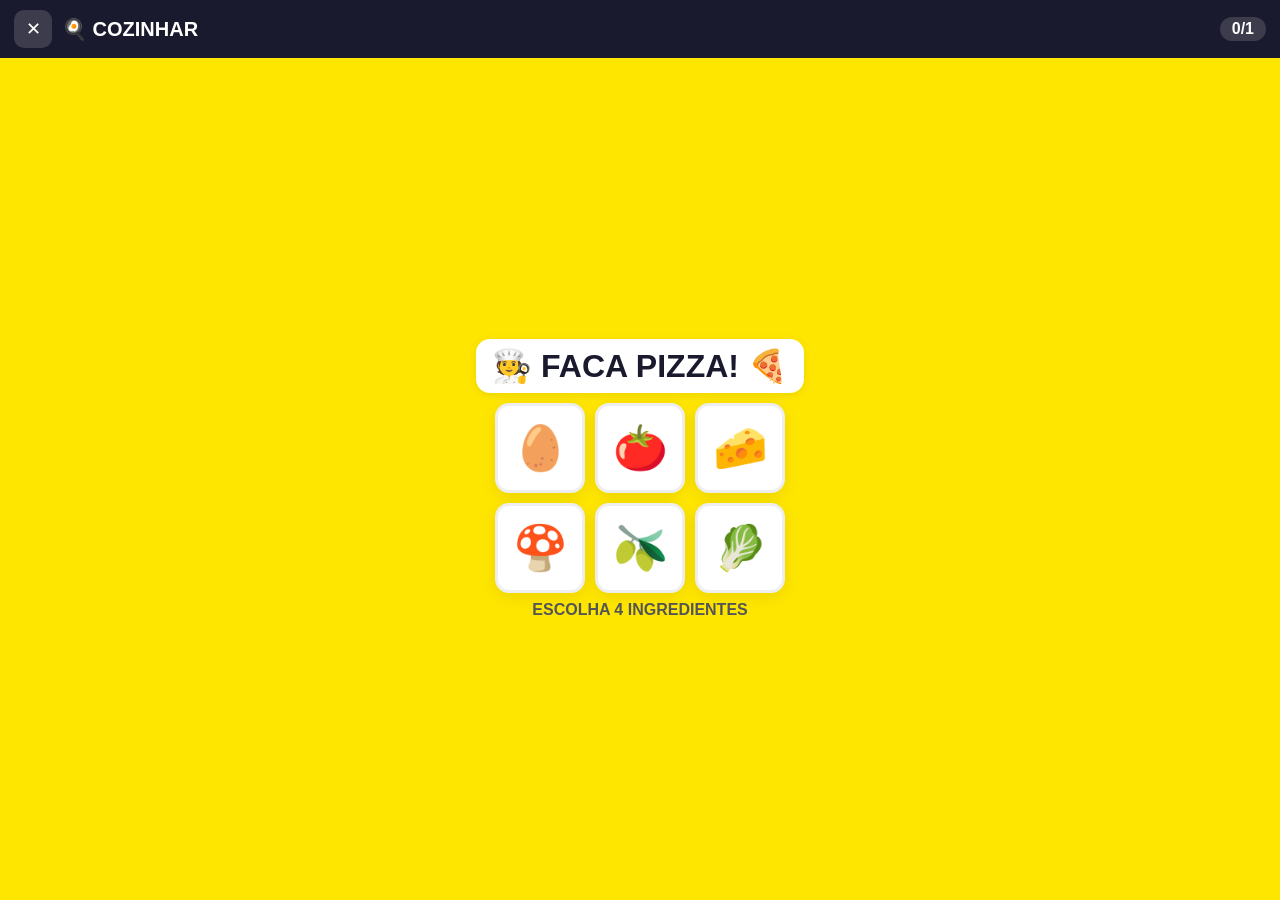
<file: cook.html>
<!DOCTYPE html>
<html lang="pt-BR">
<head>
<meta charset="UTF-8">
<meta name="viewport" content="width=device-width, initial-scale=1.0, user-scalable=no">
<title>🍳 Cozinhar - Jogo da Sara</title>
<link rel="stylesheet" href="css/style.css">
</head>
<body>
<div class="game-page" style="display:flex">
  <div class="game-top">
    <a class="back-btn" href="index.html">✕</a>
    <span class="gt-title">🍳 COZINHAR</span>
    <span class="gt-score" id="cookScore">0</span>
  </div>
  <div class="game-area">
    <div class="cook-recipe" id="cookRecipe">🧑‍🍳 FACA UM BOLO!</div>
    <div class="cook-ingredients" id="cookIngredients"></div>
    <div class="cook-progress" id="cookProgress">ESCOLHA OS INGREDIENTES</div>
  </div>
</div>
<div class="celebration" id="celebration"></div>
<script src="js/shared.js"></script>
<script src="js/cook.js"></script>
</body>
</html>
</file>
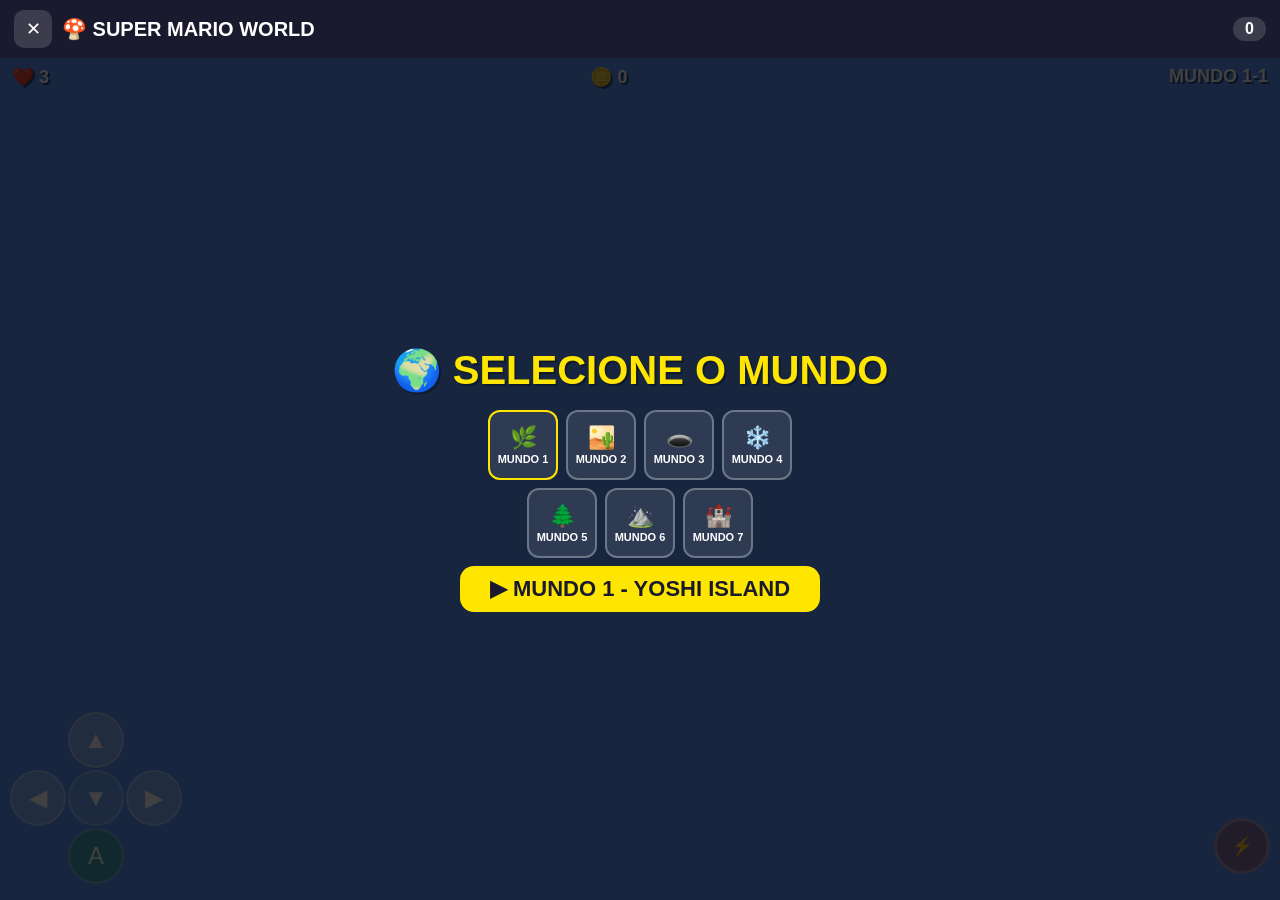
<file: mario.html>
<!DOCTYPE html>
<html lang="pt-BR">
<head>
<meta charset="UTF-8">
<meta name="viewport" content="width=device-width, initial-scale=1.0, maximum-scale=1.0, user-scalable=no">
<title>🍄 Super Mario World - Jogo da Sara</title>
<link rel="stylesheet" href="css/style.css">
<style>
html,body{overflow:hidden;background:#000;width:100%;height:100%}
#marioCanvas{display:block;width:100%;height:100%;touch-action:none}
.game-page{background:#5c94fc}
.mario-hud{position:absolute;top:0;left:0;right:0;padding:8px 12px;display:flex;justify-content:space-between;z-index:5;pointer-events:none;font-family:Arial,sans-serif}
.mario-hud span{color:#fff;font-weight:900;font-size:clamp(12px,2.5vw,18px);text-shadow:2px 2px 0 rgba(0,0,0,.5)}
/* D-Pad + Buttons */
.controls{position:absolute;bottom:0;left:0;right:0;height:180px;z-index:10;pointer-events:none;display:flex;justify-content:space-between;padding:0 10px 16px;align-items:flex-end}
.dpad{display:grid;grid-template-columns:56px 56px 56px;grid-template-rows:56px 56px 56px;gap:2px;pointer-events:auto}
.dpad-btn{width:56px;height:56px;border-radius:50%;background:rgba(255,255,255,.25);border:2px solid rgba(255,255,255,.3);color:#fff;font-size:24px;display:flex;align-items:center;justify-content:center;cursor:pointer;-webkit-tap-highlight-color:transparent;user-select:none}
.dpad-btn:active{background:rgba(255,255,255,.4);transform:scale(.92)}
.dpad-blank{visibility:hidden}
.action-btns{display:flex;gap:10px;pointer-events:auto;align-items:flex-end}
.abtn,.bbtn{width:64px;height:64px;border-radius:50%;color:#fff;font-weight:900;font-size:14px;display:flex;align-items:center;justify-content:center;cursor:pointer;border:3px solid rgba(255,255,255,.3);-webkit-tap-highlight-color:transparent;user-select:none}
.abtn{background:rgba(0,200,0,.35);margin-bottom:10px}
.bbtn{background:rgba(200,0,0,.35)}
.abtn:active,.bbtn:active{transform:scale(.9)}
.down-btn{width:56px;height:30px;border-radius:8px;background:rgba(255,255,255,.25);border:2px solid rgba(255,255,255,.3);color:#fff;font-size:16px;display:flex;align-items:center;justify-content:center;cursor:pointer;pointer-events:auto}
.down-btn:active{background:rgba(255,255,255,.4)}
/* Overlay */
.mario-overlay{position:absolute;top:0;left:0;width:100%;height:100%;display:flex;flex-direction:column;align-items:center;justify-content:center;background:rgba(0,0,0,.75);z-index:20;gap:8px}
.mario-overlay.hidden{display:none}
.mario-overlay .mo-title{font-size:clamp(24px,5vw,40px);font-weight:900;color:#FFE600;text-shadow:2px 2px 0 rgba(0,0,0,.3);text-align:center}
.mario-overlay .mo-sub{font-size:clamp(14px,2.5vw,20px);color:#fff;text-align:center}
.mario-overlay .mo-btn{padding:10px 30px;border-radius:14px;border:none;background:#FFE600;color:#1a1a2e;font-size:clamp(16px,3vw,22px);font-weight:900;cursor:pointer;pointer-events:auto}
.mario-overlay .mo-btn:active{transform:scale(.9)}
.world-select{display:flex;flex-wrap:wrap;gap:8px;justify-content:center;max-width:380px;pointer-events:auto}
.world-btn{width:70px;height:70px;border-radius:12px;border:2px solid rgba(255,255,255,.3);background:rgba(255,255,255,.1);color:#fff;font-size:11px;font-weight:700;cursor:pointer;display:flex;flex-direction:column;align-items:center;justify-content:center;gap:2px}
.world-btn:active{transform:scale(.9)}
.world-btn.locked{opacity:.4;cursor:default}
.world-btn .wb-icon{font-size:22px}
</style>
</head>
<body>
<div class="game-page" style="display:flex;position:relative">
  <div class="game-top" style="z-index:30">
    <a class="back-btn" href="index.html">✕</a>
    <span class="gt-title">🍄 SUPER MARIO WORLD</span>
    <span class="gt-score" id="marioScore">0</span>
  </div>
  <div style="flex:1;position:relative;overflow:hidden;background:#5c94fc">
    <canvas id="marioCanvas"></canvas>
    <div class="mario-hud">
      <span id="marioLives">❤️ 3</span>
      <span id="marioCoins">🪙 0</span>
      <span id="marioWorld">MUNDO 1-1</span>
    </div>
    
    <!-- Touch Controls -->
    <div class="controls" id="touchControls">
      <div class="dpad">
        <div class="dpad-blank"></div>
        <div class="dpad-btn" id="btnUp">▲</div>
        <div class="dpad-blank"></div>
        <div class="dpad-btn" id="btnLeft">◀</div>
        <div class="dpad-btn" id="btnDown" style="background:rgba(255,255,255,.15)">▼</div>
        <div class="dpad-btn" id="btnRight">▶</div>
        <div class="dpad-blank"></div>
        <div class="dpad-btn" id="btnJump" style="background:rgba(0,200,0,.25)">A</div>
        <div class="dpad-blank"></div>
      </div>
      <div class="action-btns">
        <div class="abtn" id="btnAttack" style="background:rgba(200,50,0,.35);width:56px;height:56px;font-size:18px">⚡</div>
      </div>
    </div>
    
    <!-- Overlay -->
    <div class="mario-overlay" id="marioOverlay">
      <div class="mo-title" id="marioTitle">🍄 SUPER MARIO</div>
      <div class="mo-sub" id="marioSub">WORLD</div>
      <div class="world-select" id="worldSelect"></div>
      <button class="mo-btn" id="marioStartBtn">▶ INICIAR</button>
    </div>
  </div>
</div>
<div class="celebration" id="celebration"></div>
<script src="js/shared.js"></script>
<script src="js/mario.js"></script>
</body>
</html>
</file>
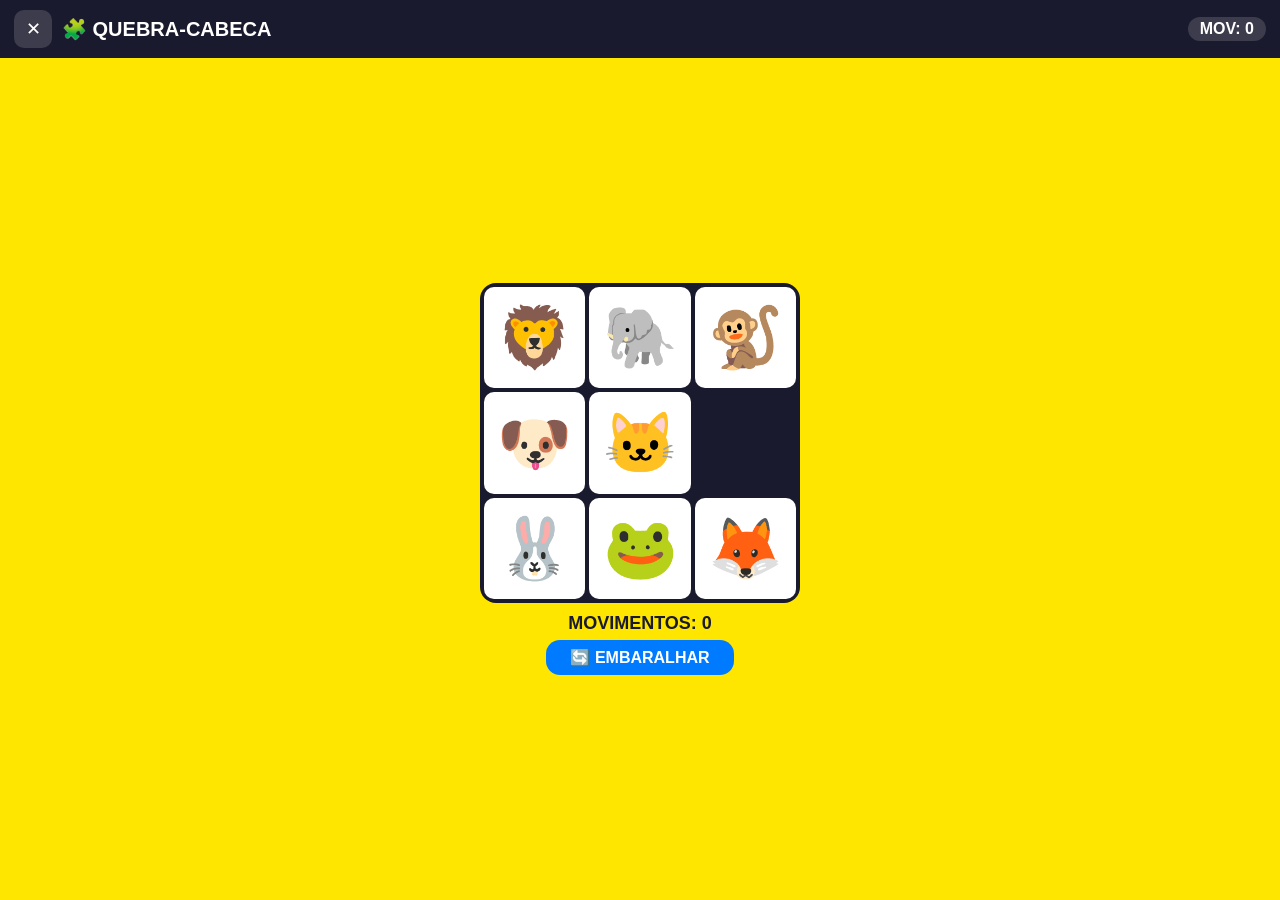
<file: puzzle.html>
<!DOCTYPE html>
<html lang="pt-BR">
<head>
<meta charset="UTF-8">
<meta name="viewport" content="width=device-width, initial-scale=1.0, user-scalable=no">
<title>🧩 Quebra-Cabeça - Jogo da Sara</title>
<link rel="stylesheet" href="css/style.css">
</head>
<body>
<div class="game-page" style="display:flex">
  <div class="game-top">
    <a class="back-btn" href="index.html">✕</a>
    <span class="gt-title">🧩 QUEBRA-CABECA</span>
    <span class="gt-score" id="puzzleMoves">MOV: 0</span>
  </div>
  <div class="game-area">
    <div class="puzzle-grid" id="puzzleGrid"></div>
    <div class="puzzle-info"><span id="puzzleMovesDisplay">MOVIMENTOS: 0</span></div>
    <button class="puzzle-btn" onclick="initPuzzle()">🔄 EMBARALHAR</button>
  </div>
</div>
<div class="celebration" id="celebration"></div>
<script src="js/shared.js"></script>
<script src="js/puzzle.js"></script>
</body>
</html>
</file>
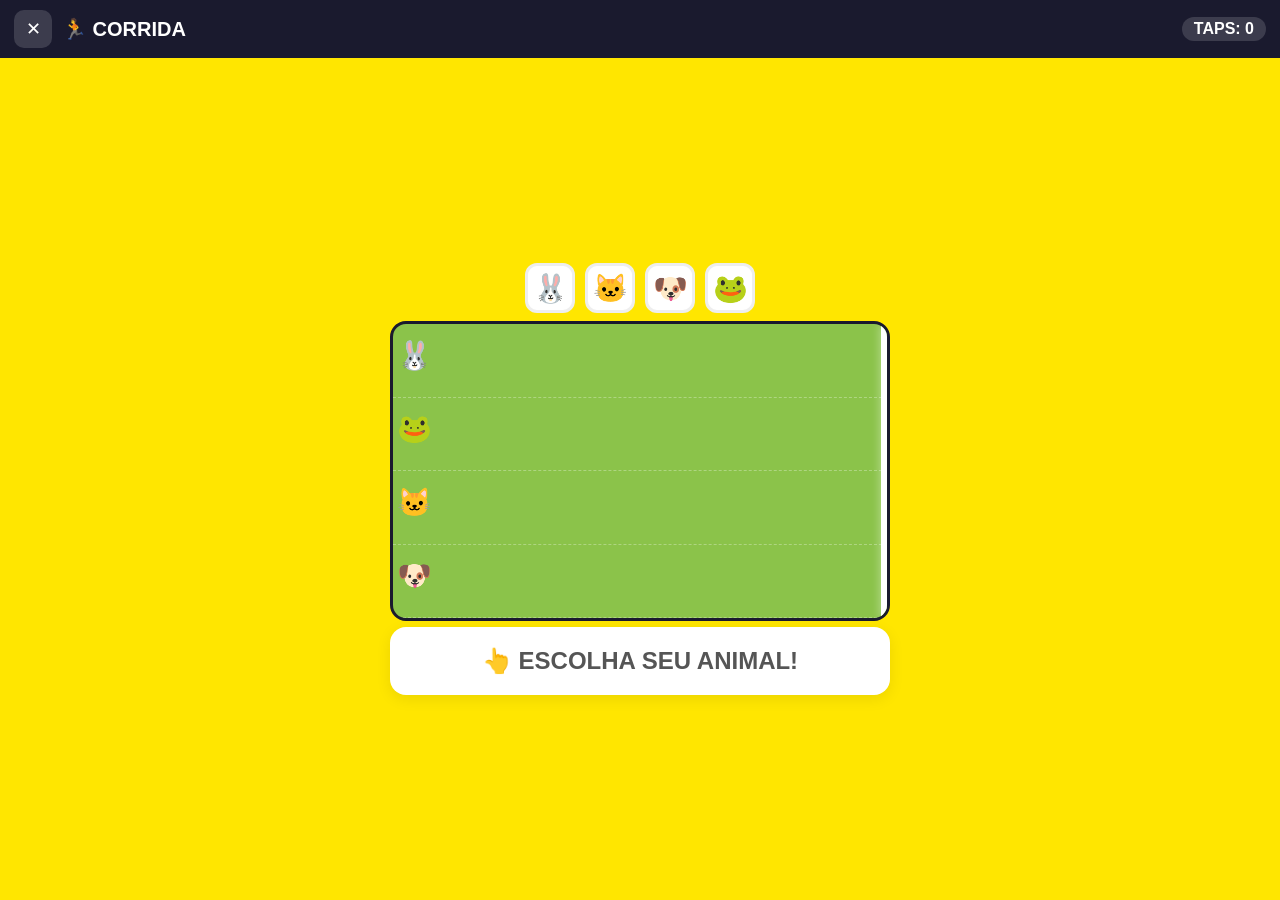
<file: race.html>
<!DOCTYPE html>
<html lang="pt-BR">
<head>
<meta charset="UTF-8">
<meta name="viewport" content="width=device-width, initial-scale=1.0, user-scalable=no">
<title>🏃 Corrida - Jogo da Sara</title>
<link rel="stylesheet" href="css/style.css">
</head>
<body>
<div class="game-page" style="display:flex">
  <div class="game-top">
    <a class="back-btn" href="index.html">✕</a>
    <span class="gt-title">🏃 CORRIDA</span>
    <span class="gt-score" id="raceScore">TAPS: 0</span>
  </div>
  <div class="game-area">
    <div class="race-picker" id="racePicker">
      <div class="race-pick" data-animal="🐰">🐰</div>
      <div class="race-pick" data-animal="🐱">🐱</div>
      <div class="race-pick" data-animal="🐶">🐶</div>
      <div class="race-pick" data-animal="🐸">🐸</div>
    </div>
    <div class="race-track" id="raceTrack"><div class="race-finish"></div></div>
    <div class="race-tap-area" id="raceTapArea">👆 ESCOLHA SEU ANIMAL!</div>
  </div>
</div>
<div class="celebration" id="celebration"></div>
<script src="js/shared.js"></script>
<script src="js/race.js"></script>
</body>
</html>
</file>
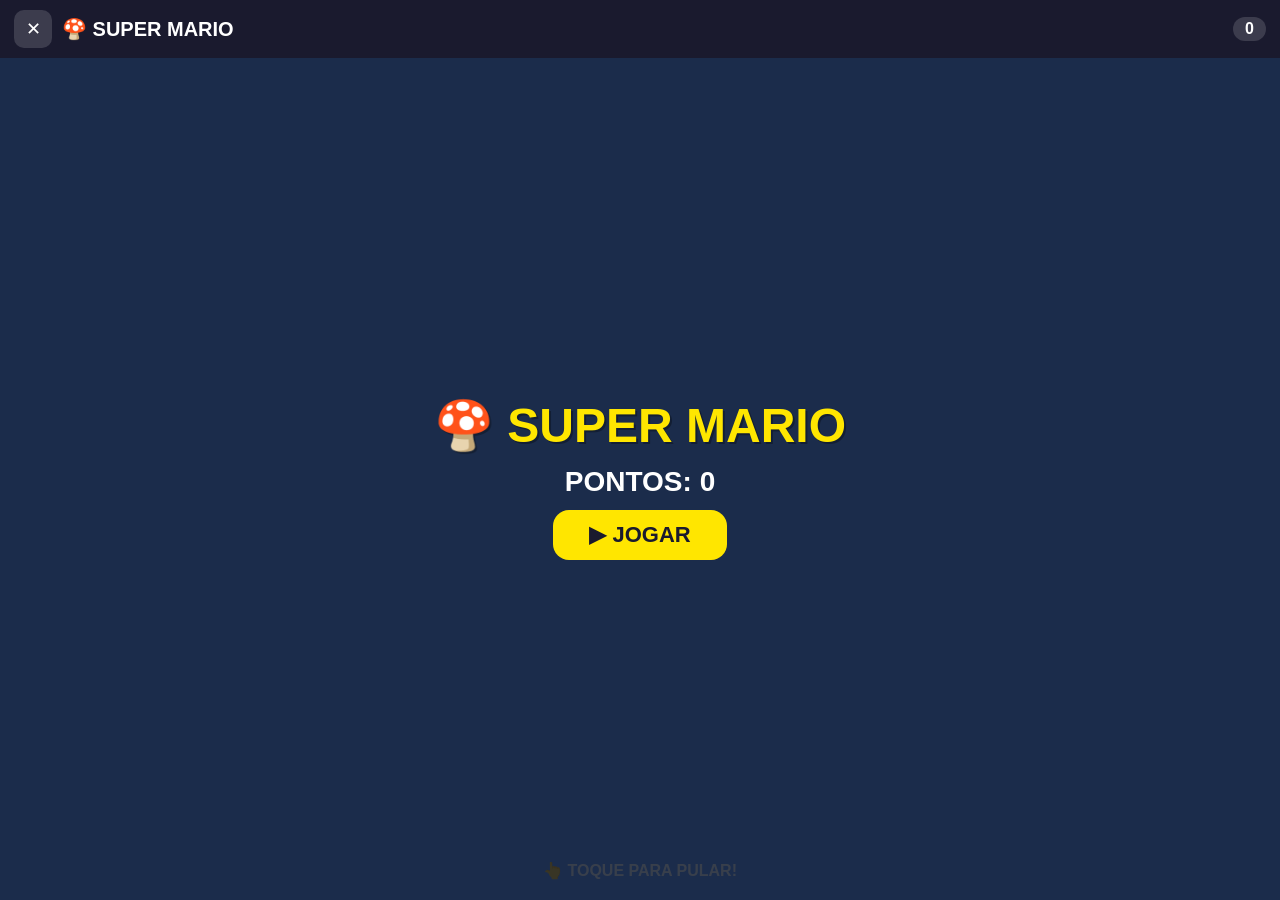
<file: runner.html>
<!DOCTYPE html>
<html lang="pt-BR">
<head>
<meta charset="UTF-8">
<meta name="viewport" content="width=device-width, initial-scale=1.0, user-scalable=no">
<title>🏄 Super Mario - Jogo da Sara</title>
<link rel="stylesheet" href="css/style.css">
<style>
html,body{overflow:hidden;background:#5c94fc}
.game-page{background:#5c94fc}
</style>
</head>
<body>
<div class="game-page" style="display:flex">
  <div class="game-top">
    <a class="back-btn" href="index.html">✕</a>
    <span class="gt-title">🍄 SUPER MARIO</span>
    <span class="gt-score" id="runnerScore">0</span>
  </div>
  <div class="game-area" style="padding:0;background:#5c94fc" id="runnerArea">
    <canvas id="runnerCanvas"></canvas>
    <div class="runner-hint">👆 TOQUE PARA PULAR!</div>
    <div class="runner-overlay" id="runnerOverlay">
      <div class="ro-title" id="runnerTitle">🍄 SUPER MARIO</div>
      <div class="ro-score" id="runnerFinalScore">PONTOS: 0</div>
      <button class="ro-btn" onclick="startRunner()">▶ JOGAR</button>
    </div>
  </div>
</div>
<div class="celebration" id="celebration"></div>
<script src="js/shared.js"></script>
<script src="js/runner.js"></script>
</body>
</html>
</file>
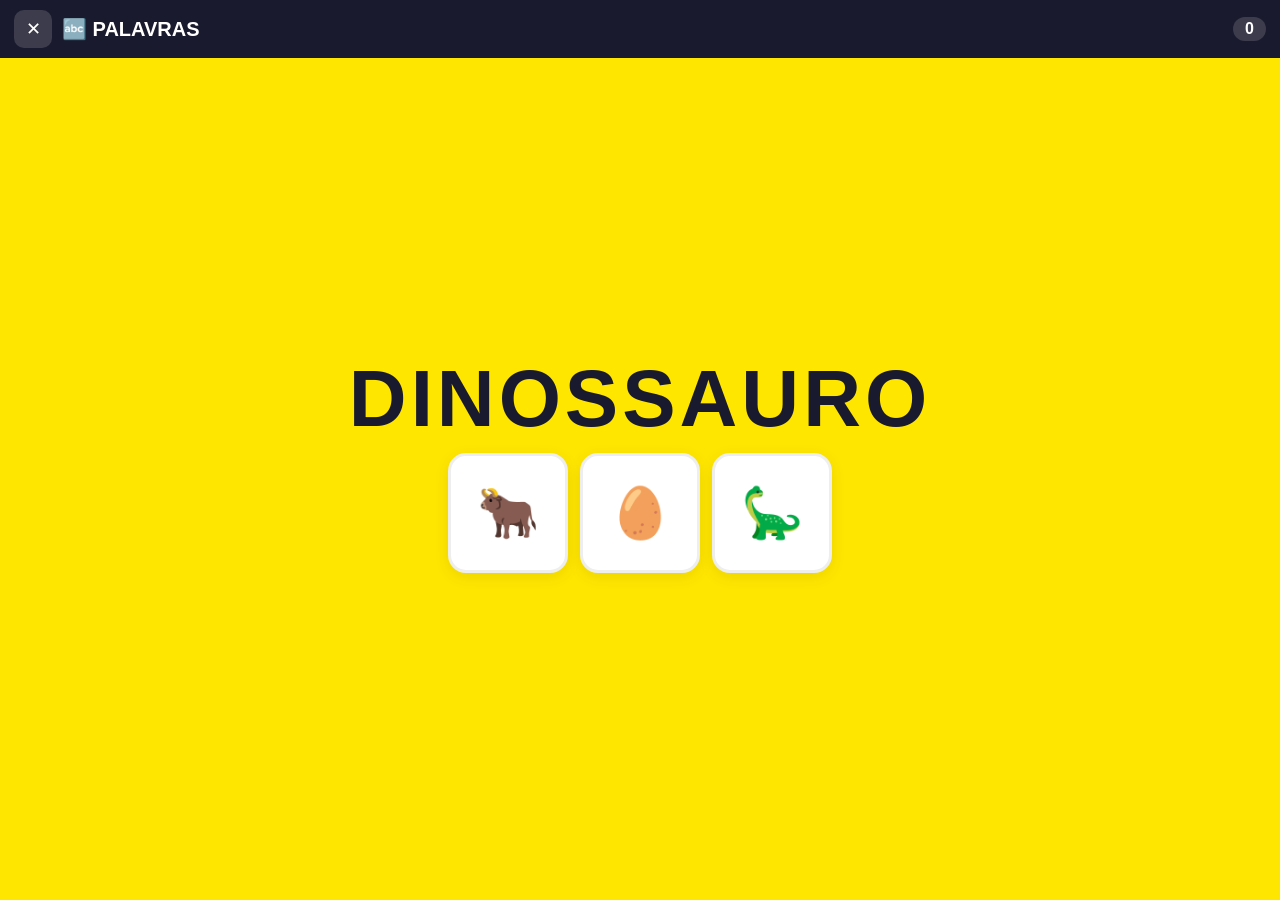
<file: words.html>
<!DOCTYPE html>
<html lang="pt-BR">
<head>
<meta charset="UTF-8">
<meta name="viewport" content="width=device-width, initial-scale=1.0, user-scalable=no">
<title>🔤 Palavras - Jogo da Sara</title>
<link rel="stylesheet" href="css/style.css">
</head>
<body>
<div class="game-page" style="display:flex">
  <div class="game-top">
    <a class="back-btn" href="index.html">✕</a>
    <span class="gt-title">🔤 PALAVRAS</span>
    <span class="gt-score" id="wordsScore">0</span>
  </div>
  <div class="game-area">
    <div class="word-display">
      <div class="word-big" id="wordDisplay">BOLA</div>
    </div>
    <div class="word-options" id="wordOptions"></div>
    <div class="word-feedback" id="wordFeedback"></div>
  </div>
</div>
<div class="celebration" id="celebration"></div>
<script src="js/shared.js"></script>
<script src="js/words.js"></script>
</body>
</html>
</file>
<file: css/style.css>
*,*::before,*::after{margin:0;padding:0;box-sizing:border-box}
html,body{width:100%;height:100%;overflow:hidden;font-family:'Helvetica Neue',Helvetica,Arial,sans-serif;touch-action:manipulation;-webkit-tap-highlight-color:transparent;user-select:none;-webkit-user-select:none}
body{background:#FFE600}

/* ===== MENU ===== */
.menu{width:100%;height:100%;display:flex;flex-direction:column;overflow-y:auto;padding:16px}
.menu-header{text-align:center;padding:20px 0 10px}
.menu-header h1{font-size:clamp(28px,6vw,48px);font-weight:900;color:#1a1a2e}
.menu-header p{font-size:clamp(14px,2.5vw,18px);color:#555;margin-top:4px;font-weight:600}
.menu-grid{display:grid;grid-template-columns:repeat(auto-fit,minmax(150px,1fr));gap:14px;padding:14px 0;max-width:750px;margin:0 auto;width:100%}
.menu-card{background:#fff;border-radius:18px;padding:20px 14px;display:flex;flex-direction:column;align-items:center;justify-content:center;gap:8px;cursor:pointer;transition:all .2s;box-shadow:0 4px 20px rgba(0,0,0,.1);border:3px solid #eee;text-align:center;min-height:160px;text-decoration:none;color:inherit}
.menu-card:active{transform:scale(.92)}
.menu-card .mc-icon{font-size:clamp(40px,8vw,60px)}
.menu-card .mc-title{font-size:clamp(16px,2.8vw,22px);font-weight:900;color:#1a1a2e}
.menu-card .mc-desc{font-size:clamp(11px,1.8vw,14px);color:#666;font-weight:600}

/* ===== GAME PAGES ===== */
.game-page{width:100%;height:100%;display:flex;flex-direction:column;background:#FFE600;position:fixed;top:0;left:0;z-index:100}
.game-top{display:flex;align-items:center;gap:10px;padding:10px 14px;background:#1a1a2e;color:#fff;flex-shrink:0;z-index:10}
.game-top .back-btn{width:38px;height:38px;border-radius:10px;border:none;background:rgba(255,255,255,.15);color:#fff;font-size:18px;cursor:pointer;display:flex;align-items:center;justify-content:center;text-decoration:none}
.game-top .back-btn:active{transform:scale(.85)}
.game-top .gt-title{font-size:clamp(15px,2.5vw,20px);font-weight:900;flex:1}
.game-top .gt-score{font-size:clamp(13px,2vw,16px);font-weight:700;background:rgba(255,255,255,.15);padding:3px 12px;border-radius:20px}
.game-area{flex:1;display:flex;flex-direction:column;align-items:center;justify-content:center;padding:12px;overflow:hidden;position:relative}

/* ===== PUZZLE ===== */
.puzzle-grid{display:grid;grid-template-columns:1fr 1fr 1fr;gap:4px;width:min(90vw,320px);aspect-ratio:1;background:#1a1a2e;padding:4px;border-radius:16px}
.puzzle-tile{background:#fff;border-radius:10px;display:flex;align-items:center;justify-content:center;font-size:clamp(36px,10vw,60px);cursor:pointer;transition:all .15s;aspect-ratio:1}
.puzzle-tile:active{transform:scale(.92)}
.puzzle-tile.empty{background:transparent;cursor:default;pointer-events:none}
.puzzle-info{display:flex;gap:16px;margin-top:10px;font-size:clamp(14px,2.5vw,18px);font-weight:700;color:#1a1a2e}
.puzzle-btn{padding:8px 24px;border-radius:14px;border:none;background:#007AFF;color:#fff;font-weight:700;font-size:clamp(13px,2vw,16px);cursor:pointer;margin-top:6px}
.puzzle-btn:active{transform:scale(.9)}

/* ===== WORDS ===== */
.word-display{text-align:center}
.word-big{font-size:clamp(42px,10vw,80px);font-weight:900;color:#1a1a2e;letter-spacing:4px;margin:8px 0}
.word-options{display:flex;gap:12px;flex-wrap:wrap;justify-content:center}
.word-opt{width:clamp(80px,20vw,120px);height:clamp(80px,20vw,120px);border-radius:18px;background:#fff;display:flex;align-items:center;justify-content:center;cursor:pointer;box-shadow:0 4px 15px rgba(0,0,0,.08);border:3px solid #eee;font-size:clamp(32px,8vw,50px)}
.word-opt:active{transform:scale(.9)}
.word-opt.correct{border-color:#34c759;background:#f0fff0}
.word-opt.wrong{border-color:#ff3b30;background:#fff0f0}
.word-feedback{font-size:clamp(14px,2.5vw,18px);font-weight:700;color:#555;margin-top:10px;min-height:30px}

/* ===== COOKING ===== */
.cook-recipe{font-size:clamp(20px,4vw,32px);font-weight:900;color:#1a1a2e;padding:8px 16px;background:#fff;border-radius:14px;box-shadow:0 2px 10px rgba(0,0,0,.08);margin-bottom:10px}
.cook-ingredients{display:flex;gap:10px;flex-wrap:wrap;justify-content:center;max-width:320px}
.cook-ing{width:clamp(60px,15vw,90px);height:clamp(60px,15vw,90px);border-radius:14px;background:#fff;display:flex;align-items:center;justify-content:center;font-size:clamp(28px,7vw,44px);cursor:pointer;box-shadow:0 4px 15px rgba(0,0,0,.08);border:3px solid #eee;transition:all .15s}
.cook-ing:active{transform:scale(.9)}
.cook-ing.selected{border-color:#34c759;background:#f0fff0;box-shadow:0 0 0 3px rgba(52,199,89,.2)}
.cook-ing.wrong{border-color:#ff3b30;background:#fff0f0}
.cook-progress{font-size:clamp(13px,2vw,16px);font-weight:700;color:#555;margin-top:8px}

/* ===== RACE ===== */
.race-track{width:100%;max-width:500px;height:300px;background:#8BC34A;border-radius:16px;position:relative;overflow:hidden;border:3px solid #1a1a2e}
.race-lane{position:absolute;height:25%;left:0;right:0;border-bottom:1px dashed rgba(255,255,255,.3)}
.race-lane:last-child{border-bottom:none}
.race-finish{position:absolute;right:0;top:0;bottom:0;width:6px;background:#fff;box-shadow:0 0 10px rgba(255,255,255,.5)}
.race-animal{position:absolute;font-size:28px;transition:left .3s;z-index:2}
.race-animal.active-animal{font-size:34px;filter:drop-shadow(0 0 8px #FFE600)}
.race-picker{display:flex;gap:10px;margin-bottom:8px}
.race-pick{width:50px;height:50px;border-radius:12px;background:#fff;display:flex;align-items:center;justify-content:center;font-size:28px;cursor:pointer;border:3px solid #eee}
.race-pick:active{transform:scale(.9)}
.race-pick.active{border-color:#FFE600;box-shadow:0 0 0 3px rgba(255,230,0,.4)}
.race-tap-area{width:100%;max-width:500px;padding:20px;background:#fff;border-radius:16px;text-align:center;font-size:clamp(16px,3vw,24px);font-weight:700;color:#555;cursor:pointer;margin-top:6px;box-shadow:0 4px 15px rgba(0,0,0,.08)}
.race-tap-area:active{transform:scale(.97)}

/* ===== RUNNER ===== */
#runnerCanvas{width:100%;height:100%;display:block;touch-action:none}
.runner-overlay{position:absolute;top:0;left:0;width:100%;height:100%;display:flex;flex-direction:column;align-items:center;justify-content:center;background:rgba(0,0,0,.7);z-index:10;gap:12px}
.runner-overlay.hidden{display:none}
.runner-overlay .ro-title{font-size:clamp(28px,6vw,48px);font-weight:900;color:#FFE600;text-shadow:2px 2px 0 rgba(0,0,0,.3)}
.runner-overlay .ro-score{font-size:clamp(18px,3vw,28px);color:#fff;font-weight:700}
.runner-overlay .ro-btn{padding:12px 36px;border-radius:16px;border:none;background:#FFE600;color:#1a1a2e;font-size:clamp(16px,3vw,22px);font-weight:900;cursor:pointer}
.runner-overlay .ro-btn:active{transform:scale(.9)}
.runner-hint{position:absolute;bottom:20px;left:50%;transform:translateX(-50%);font-size:clamp(12px,2vw,16px);color:rgba(255,255,255,.6);font-weight:600;z-index:5;pointer-events:none}

/* ===== OVERLAYS ===== */
.celebration{display:none;position:fixed;top:0;left:0;width:100%;height:100%;z-index:1000;pointer-events:none;background:rgba(0,0,0,.3)}
.celebration.active{display:block}
.confetti{position:absolute;width:10px;height:10px;border-radius:2px;animation:confettiFall 2.5s linear forwards}
@keyframes confettiFall{0%{transform:translateY(-20px)rotate(0deg);opacity:1}100%{transform:translateY(100vh)rotate(720deg);opacity:0}}
.star-burst{position:absolute;font-size:24px;animation:starPop .8s ease-out forwards}
@keyframes starPop{0%{transform:scale(0)rotate(0deg);opacity:1}100%{transform:scale(2)rotate(180deg);opacity:0}}

/* ===== RESPONSIVE ===== */
@media(max-width:500px){
.menu-grid{grid-template-columns:repeat(2,1fr);gap:10px}
.menu-card{min-height:130px;padding:14px 10px}
}
@media(max-width:380px){
.menu-grid{gap:8px}
.menu-card{min-height:110px;padding:10px 8px}
.menu-card .mc-icon{font-size:32px}
}
</file>
